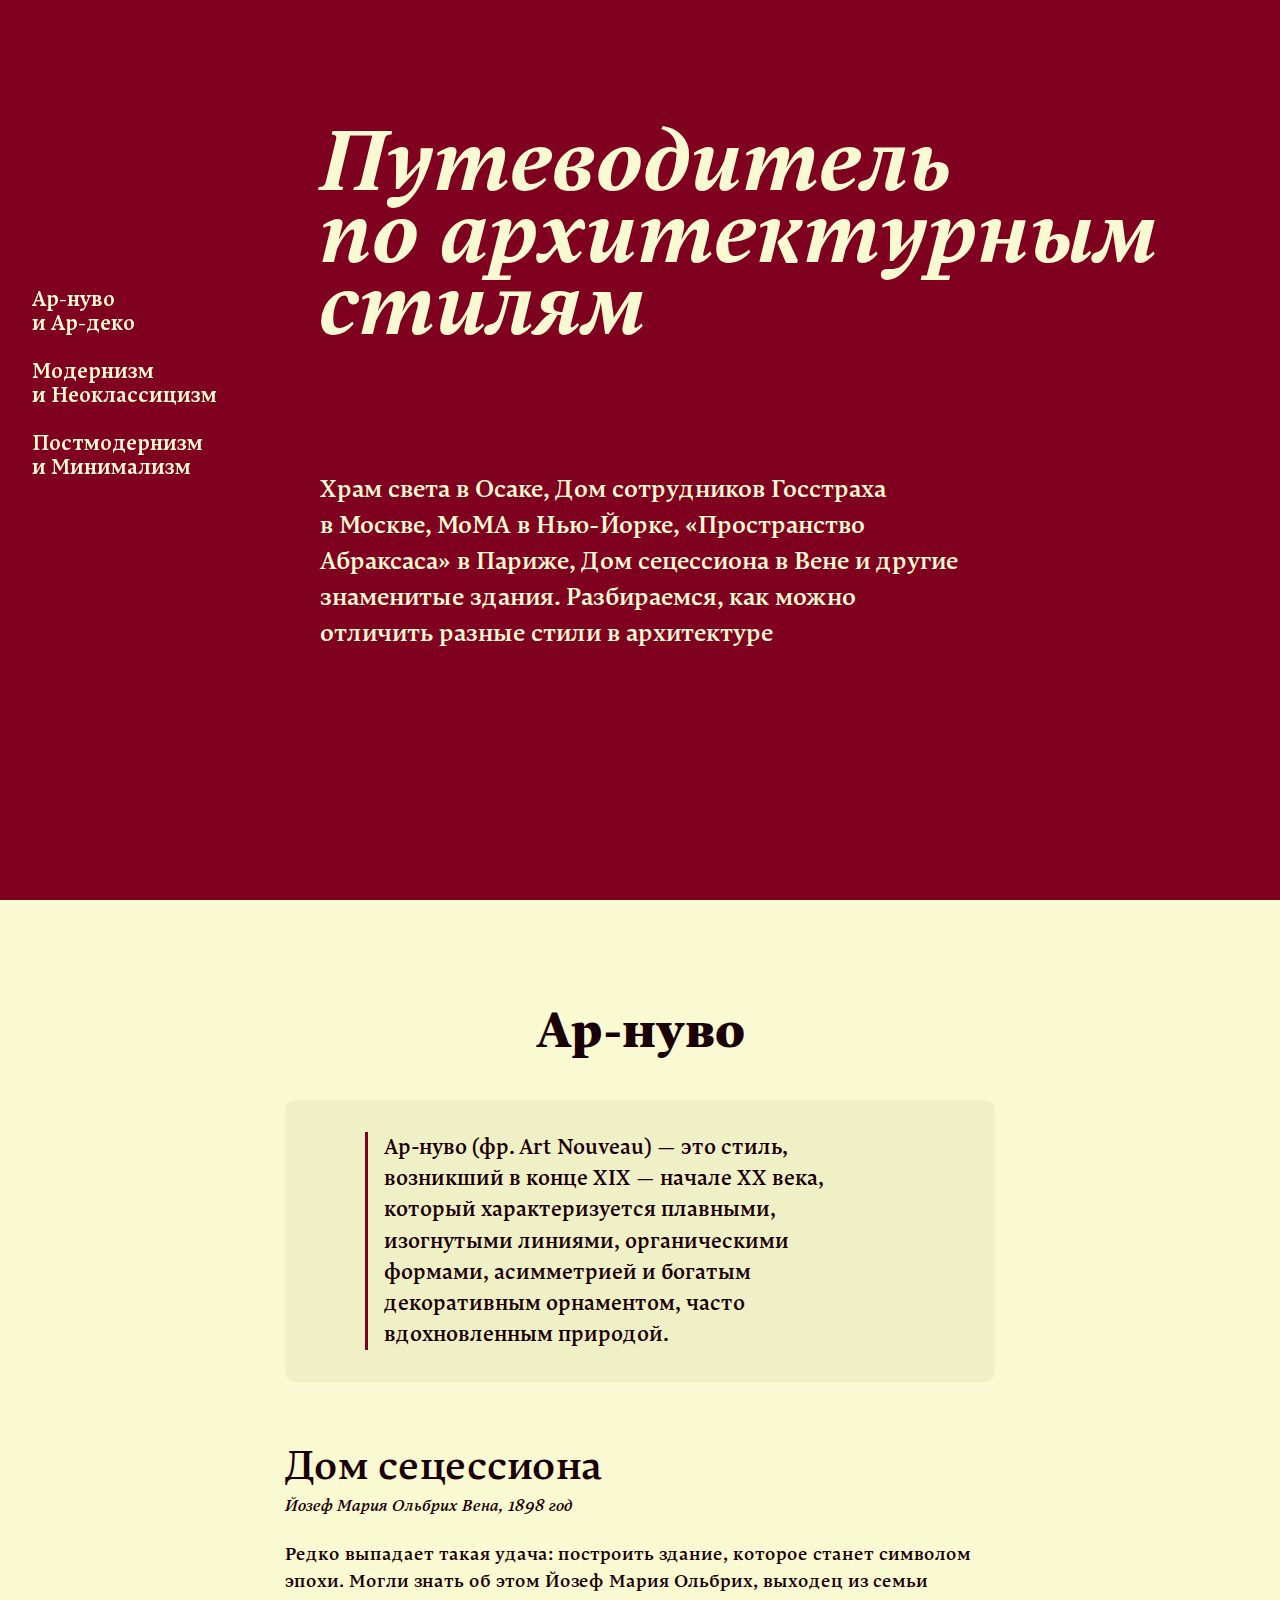
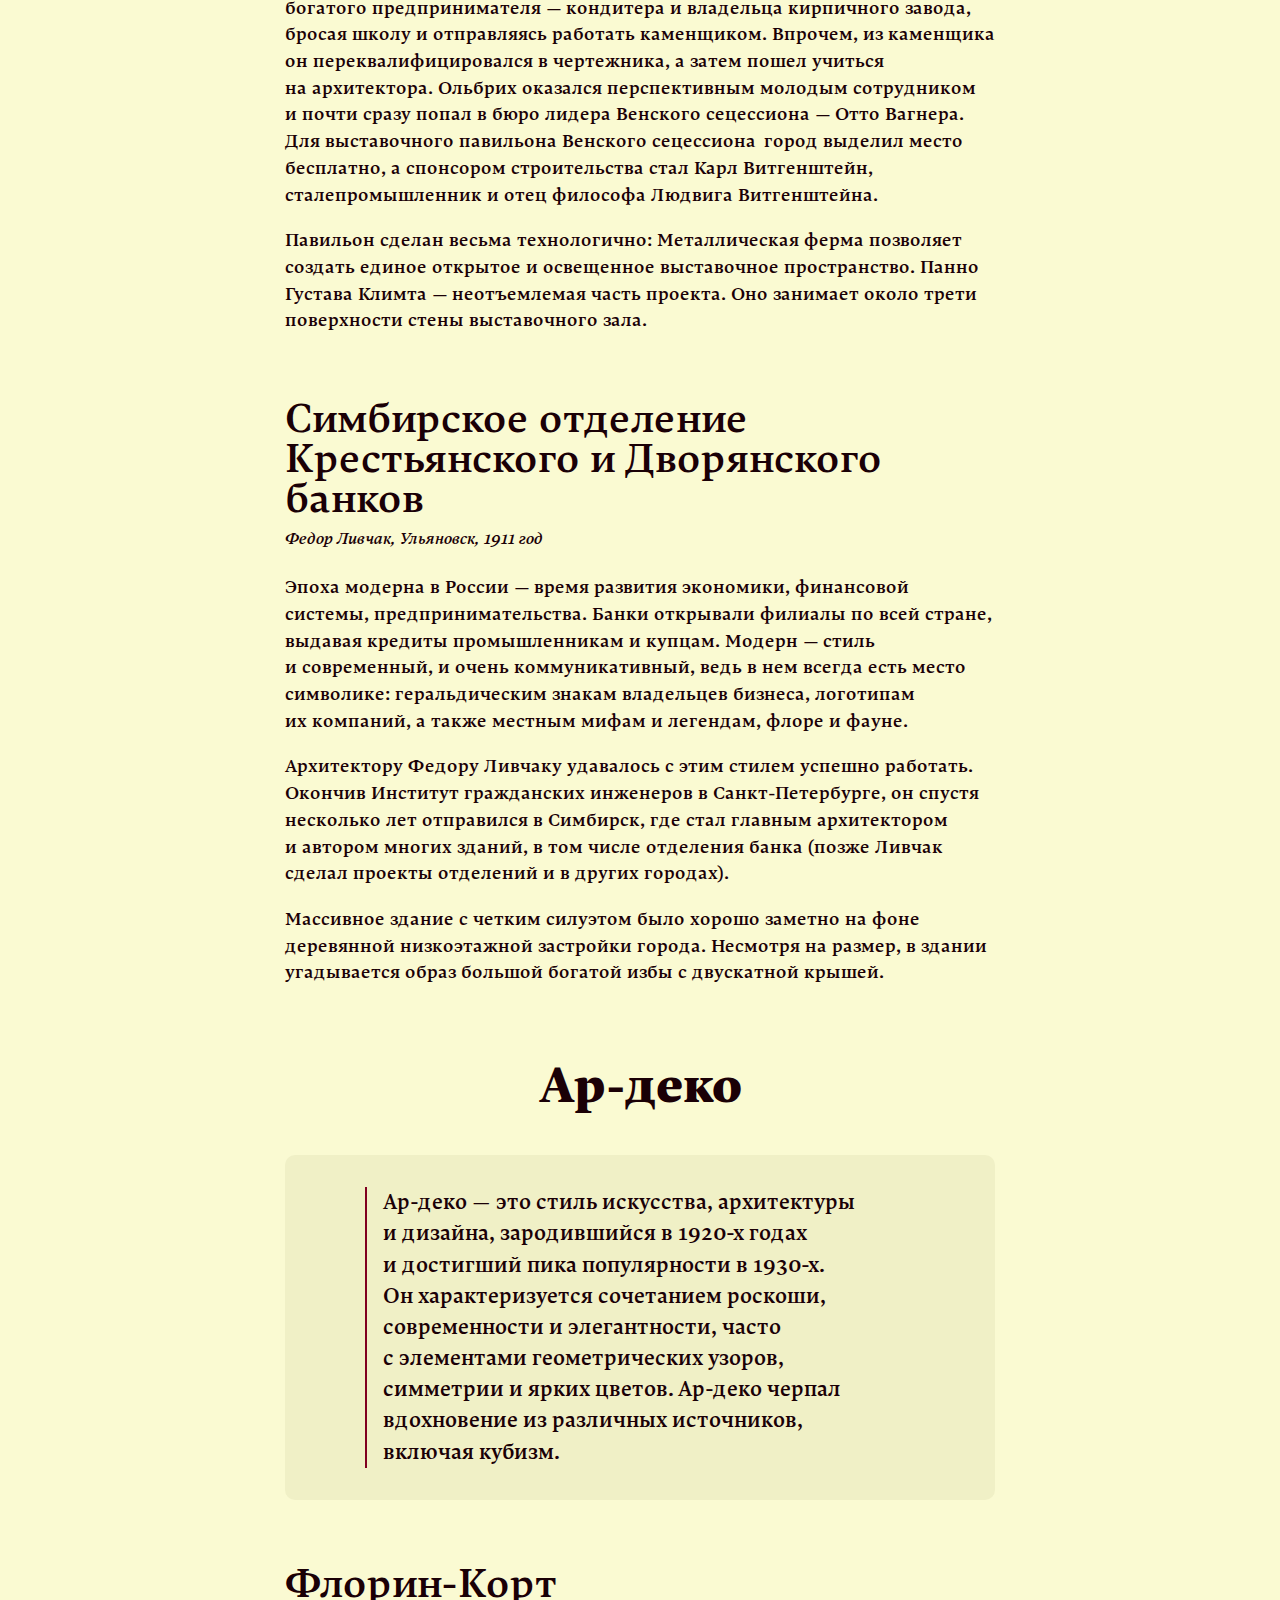
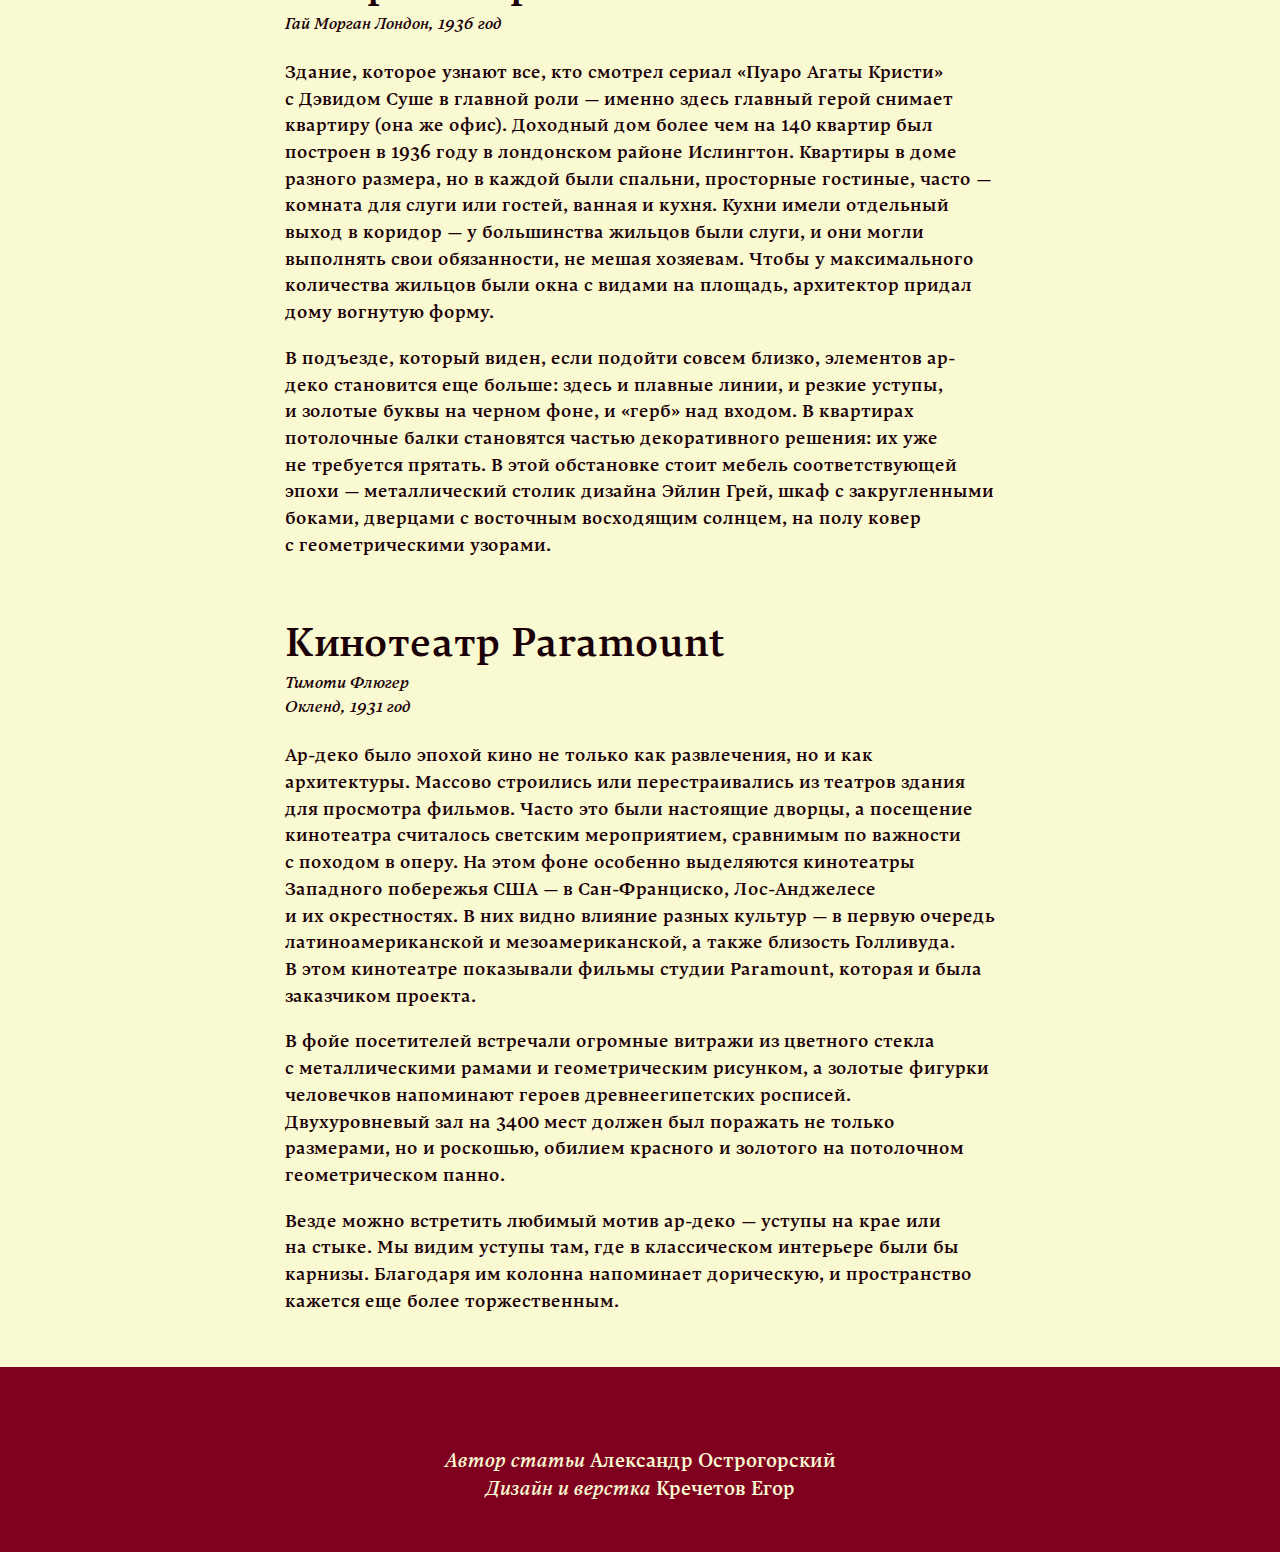
<file: index.html>
<!DOCTYPE html>
<html lang="en">
<head>
    <!--
        The original web site of...
    -->
    <meta charset="UTF-8">
    <title>Путеводитель по архитектурным стилям</title>
    <link rel="stylesheet" href="style.css">

    <meta name="title" content="Путеводитель по архитектурным стилям" />
    <meta name="description" content=" Храм света в Осаке, Дом сотрудников Госстраха в Москве, МоМА в Нью-Йорке, «Пространство Абраксаса» в Париже, Дом сецессиона в Вене и другие знаменитые здания. Разбираемся, как можно отличить разные стили в архитектуре" />

    <!-- Open Graph / Facebook -->
    <meta property="og:type" content="website" />
    <meta property="og:url" content="https://metatags.io/" />
    <meta property="og:title" content="Путеводитель по архитектурным стилям" />
    <meta property="og:description" content=" Храм света в Осаке, Дом сотрудников Госстраха в Москве, МоМА в Нью-Йорке, «Пространство Абраксаса» в Париже, Дом сецессиона в Вене и другие знаменитые здания. Разбираемся, как можно отличить разные стили в архитектуре" />
    <meta property="og:image" content="for_social_media.png" />

    <!-- Twitter -->
    <meta property="twitter:card" content="summary_large_image" />
    <meta property="twitter:url" content="https://metatags.io/" />
    <meta property="twitter:title" content="Путеводитель по архитектурным стилям" />
    <meta property="twitter:description" content=" Храм света в Осаке, Дом сотрудников Госстраха в Москве, МоМА в Нью-Йорке, «Пространство Абраксаса» в Париже, Дом сецессиона в Вене и другие знаменитые здания. Разбираемся, как можно отличить разные стили в архитектуре" />
    <meta property="twitter:image" content="for_social_media.png" />
</head>
<body class="page-body">

<header class="page-header">
    <nav class="page-nav">
        <a href="">Ар-нуво<br> и Ар-деко</a>
        <a href="">Модернизм<br> и Неоклассицизм</a>
        <a href="">Постмодернизм<br> и Минимализм</a>
    </nav>
    <div class="page-header_headings">
        <h1 class=" page-header__heading">Путеводитель по&nbsp;архитектурным стилям</h1>
        <p class="page-header__subheading">Храм света в&nbsp;Осаке, Дом сотрудников Госстраха в&nbsp;Москве, МоМА в&nbsp;<nobr>Нью-Йорке</nobr>, &laquo;Пространство Абраксаса&raquo; в&nbsp;Париже, Дом сецессиона в&nbsp;Вене и&nbsp;другие знаменитые здания. Разбираемся, как можно отличить разные стили в&nbsp;архитектуре</p>

    </div>

</header>

<main class="page-main page-main_active">

    <article class="article">
        <h1 class="article__heading_1">Ар-нуво</h1>

        <div class="article__blockquote">
            <div class="quote"></div>
            <p>Ар-нуво (фр. Art Nouveau)&nbsp;&mdash; это стиль, возникший в&nbsp;конце XIX&nbsp;&mdash; начале XX&nbsp;века, который характеризуется плавными, изогнутыми линиями, органическими формами, асимметрией и&nbsp;богатым декоративным орнаментом, часто вдохновленным природой.
        </div>
        <h2 class="article__heading_2">Дом сецессиона</h2>

        <p class="article__subheading">Йозеф Мария Ольбрих
Вена, 1898 год</p>
        <p class="article__paragraph">
            Редко выпадает такая удача: построить здание, которое станет символом эпохи. Могли знать об&nbsp;этом Йозеф Мария Ольбрих, выходец из&nbsp;семьи богатого предпринимателя&nbsp;&mdash; кондитера и&nbsp;владельца кирпичного завода, бросая школу и&nbsp;отправляясь работать каменщиком. Впрочем, из&nbsp;каменщика он&nbsp;переквали&shy;фицировался в&nbsp;чертежника, а&nbsp;затем пошел учиться на&nbsp;архитектора. Ольбрих оказался перспективным молодым сотрудником и&nbsp;почти сразу попал в&nbsp;бюро лидера Венского сецессиона&nbsp;&mdash; Отто Вагнера. Для выставочного павильона Венского сецессиона&thinsp;

            город выделил место бесплатно, а&nbsp;спонсором строи&shy;тельства стал Карл Витгенштейн, сталепромышленник и&nbsp;отец философа Людвига Витгенштейна.
        </p>

        <p class="article__paragraph">
            Павильон сделан весьма технологично: Металлическая ферма
            позволяет создать единое открытое и&nbsp;освещенное выставочное пространство. Панно Густава Климта&nbsp;&mdash; неотъемлемая часть проекта. Оно занимает около трети поверхности стены выставочного зала.
        </p>
<h2 class="article__heading_2">Симбирское отделение Крестьянского и&nbsp;Дворянского банков</h2>
        <p class="article__subheading">Федор Ливчак,
            Ульяновск, 1911 год</p>

        <p class="article__paragraph">Эпоха модерна в&nbsp;России&nbsp;&mdash; время развития экономики, финансовой системы, предпринимательства. Банки открывали филиалы по&nbsp;всей стране, выдавая кредиты промышленникам и&nbsp;купцам. Модерн&nbsp;&mdash; стиль и&nbsp;современный, и&nbsp;очень коммуникативный, ведь в&nbsp;нем всегда есть место символике: геральдическим знакам владельцев бизнеса, логотипам их&nbsp;компаний, а&nbsp;также местным мифам и&nbsp;легендам, флоре и&nbsp;фауне.</p>
        <p  class="article__paragraph">Архитектору Федору Ливчаку удавалось с&nbsp;этим стилем успешно работать. Окончив Институт гражданских инженеров в&nbsp;Санкт-Петербурге, он&nbsp;спустя несколько лет отправился в&nbsp;Симбирск, где стал главным архитектором и&nbsp;автором многих зданий, в&nbsp;том числе отделения банка (позже Ливчак сделал проекты отделений и&nbsp;в&nbsp;других городах).</p>
        <p  class="article__paragraph">Массивное здание с&nbsp;четким силуэтом было хорошо заметно на&nbsp;фоне деревянной низкоэтажной застройки города. Несмотря на&nbsp;размер, в&nbsp;здании угадывается образ большой богатой избы с&nbsp;двускатной крышей.</p>

    </article>
    <article class="article">
        <h1 class="article__heading_1">Ар-деко</h1>

        <div class="article__blockquote">
            <div class="quote"></div>
            <p>Ар-деко&nbsp;&mdash; это стиль искусства, архитектуры и&nbsp;дизайна, зародившийся в&nbsp;1920-х годах и&nbsp;достигший пика популярности в&nbsp;1930-х. Он&nbsp;характеризуется сочетанием роскоши, современности и&nbsp;элегантности, часто с&nbsp;элементами геометрических узоров, симметрии и&nbsp;ярких цветов. Ар-деко черпал вдохновение из&nbsp;различных источников, включая кубизм.
        </div>
            <h2 class="article__heading_2">Флорин-Корт</h2>

            <p class="article__subheading">Гай Морган
                Лондон, 1936 год</p>
            <p class="article__paragraph">
                Здание, которое узнают все, кто смотрел сериал &laquo;Пуаро Агаты Кристи&raquo; с&nbsp;Дэвидом Суше в&nbsp;главной роли&nbsp;&mdash; именно здесь главный герой снимает квартиру (она&nbsp;же офис). Доходный дом более чем на&nbsp;140 квартир был построен в&nbsp;1936 году в&nbsp;лондонском районе Ислингтон. Квартиры в&nbsp;доме разного размера, но&nbsp;в&nbsp;каждой были спальни, просторные гостиные, часто&nbsp;&mdash; комната для слуги или гостей, ванная и&nbsp;кухня. Кухни имели отдельный выход в&nbsp;коридор&nbsp;&mdash; у&nbsp;большинства жильцов были слуги, и&nbsp;они могли выполнять свои обязанности, не&nbsp;мешая хозяевам. Чтобы у&nbsp;максимального количества жильцов были окна с&nbsp;видами на&nbsp;площадь, архитектор придал дому вогнутую форму.
            </p>
            <p class="article__paragraph">
                В&nbsp;подъезде, который виден, если подойти совсем близко, элементов ар-деко становится еще больше: здесь и&nbsp;плавные линии, и&nbsp;резкие уступы, и&nbsp;золотые буквы на&nbsp;черном фоне, и&nbsp;&laquo;герб&raquo; над входом. В&nbsp;квартирах потолочные балки становятся частью декоративного решения: их&nbsp;уже не&nbsp;требуется прятать. В&nbsp;этой обстановке стоит мебель соответствующей эпохи&nbsp;&mdash; металлический столик дизайна Эйлин Грей, шкаф с&nbsp;закругленными боками, дверцами с&nbsp;восточным восходящим солнцем, на&nbsp;полу ковер с&nbsp;геометрическими узорами.
            </p>
        </div>
    </article>
    <article class="article">
        <h2 class="article__heading_2">Кинотеатр Paramount</h2>

        <p class="article__subheading">Тимоти Флюгер<br>
            Окленд, 1931 год</p>

        <p class="article__paragraph">
            Ар-деко было эпохой кино не&nbsp;только как развлечения, но&nbsp;и&nbsp;как архитектуры. Массово строились или перестраивались из&nbsp;театров здания для просмотра фильмов. Часто это были настоящие дворцы, а&nbsp;посещение кинотеатра считалось светским мероприятием, сравнимым по&nbsp;важности с&nbsp;походом в&nbsp;оперу. На&nbsp;этом фоне особенно выделяются кинотеатры Западного побережья США&nbsp;&mdash; в&nbsp;Сан-Франциско, Лос-Анджелесе и&nbsp;их&nbsp;окрестностях. В&nbsp;них видно влияние разных культур&nbsp;&mdash; в&nbsp;первую очередь латиноамериканской и&nbsp;мезоамериканской, а&nbsp;также близость Голливуда. В&nbsp;этом кинотеатре показывали фильмы студии Paramount, которая и&nbsp;была заказчиком проекта.
        </p>

        <p class="article__paragraph">
            В&nbsp;фойе посетителей встречали огромные витражи из&nbsp;цветного стекла с&nbsp;металлическими рамами и&nbsp;геометрическим рисунком, а&nbsp;золотые фигурки человечков напоминают героев древнеегипетских росписей. Двухуровневый зал на&nbsp;3400 мест должен был поражать не&nbsp;только размерами, но&nbsp;и&nbsp;роскошью, обилием красного и&nbsp;золотого на&nbsp;потолочном геометрическом панно.
        </p>

        <p class="article__paragraph">
            Везде можно встретить любимый мотив ар-деко&nbsp;&mdash; уступы на&nbsp;крае или на&nbsp;стыке. Мы&nbsp;видим уступы там, где в&nbsp;классическом интерьере были бы карнизы. Благодаря им&nbsp;колонна напоминает дорическую, и&nbsp;пространство кажется еще более торжественным.
        </p>
    </article>

</main>
<main class="page-main">

    <article class="article">
        <h1 class="article__heading_1">Модернизм</h1>
        <div class="article__blockquote">
            <div class="quote"></div>
            <p>Архитектурный модернизм (фр. modernisme, от&nbsp;фр. moderne&nbsp;&mdash; новейший, современный; &laquo;англ. modern&raquo;&nbsp;&mdash; современный, новый)&nbsp;&mdash; движение в&nbsp;архитектуре XX&nbsp;века, переломное по&nbsp;содержанию, связанное с&nbsp;решительным обновлением форм и&nbsp;конструкций, отказом от&nbsp;художественных стилей прошлого.
        </div>
        <h2 class="article__heading_2">Дом сотрудников Госстраха</h2>
        <p class="article__subheading">Моисей Гинзбург<br>Москва, 1927 год</p>
        <p class="article__paragraph">
        Лучше всего Гинзбурга знают по&nbsp;дому Наркомфина, попытке сделать первый дом-коммуну с&nbsp;крошечными жилыми ячейками, общей столовой и&nbsp;прачечной и&nbsp;проч. Это был всего лишь шаг в&nbsp;сторону утопического идеала, но&nbsp;шаг решительный. Дом для сотрудников Госстраха, тоже заказанный Гинзбургу прогрессивным наркомом финансов и&nbsp;архитектором-любителем Николаем Милютиным, известен значительно меньше. Это не&nbsp;такой решительный манифест, но, как отмечал журнал &laquo;Строительство Москвы&raquo;, &laquo;первый&nbsp;и, без сомнения, удачный опыт&raquo;&thinsp;
            постройки жилого здания в&nbsp;конструктивистском направлении. На&nbsp;верхнем этаже находилось общежитие, на&nbsp;остальных&nbsp;&mdash; комфортные современные квартиры со&nbsp;всеми удобствами дореволюционного характера.
        </p>
        <p class="article__paragraph">
            Рисунок оригинальных оконных рам был значительно ритмичнее, чем у&nbsp;тех, что стоят сейчас. Их&nbsp;мелкая сетка рифмовалась с&nbsp;балконными ограждениями и&nbsp;подчеркивала белизну и&nbsp;гладкость стен. Открытая крыша, на&nbsp;которой можно заниматься гимнастикой и&nbsp;принимать солнечные ванны,&nbsp;&mdash; почти фетиш авангардной архитектуры. Открытая крыша, на&nbsp;которой можно заниматься гимнастикой и&nbsp;принимать солнечные ванны,&nbsp;&mdash; почти фетиш авангардной архитектуры. Угловые окна подчеркивали современность здания: у&nbsp;него нет несущих стен, но&nbsp;есть внутренние опоры. Это позволяет вырезать кусок стены в&nbsp;самом сложном месте и&nbsp;заменить его пустотой оконного проема. Архитекторы этой эпохи очень любили угловые дома: такая форма позволяла подчеркнуть работу с&nbsp;базовыми геометрическими фигурами, которые лежали в&nbsp;основе эстетики модернизма. Разные решения для балконных выступов&nbsp;&mdash; обычная площадка, площадка с&nbsp;непрозрачным ограждением, лоджия в&nbsp;эркере&nbsp;&mdash; создавали геометрический ритм и&nbsp;разнообразие.
        </p>

        <h2 class="article__heading_2">Музей современного искусства MoMA</h2>
        <p class="article__subheading">Филип Гудвин и Эдвард Дюрелл Стоун<br>Нью-Йорк, 1939 год</p>
        <p class="article__paragraph">
            Музей современного искусства в&nbsp;Нью-Йорке был основан для коллекционирования и&nbsp;пропаганды самого современного авангардного европейского искусства. Долгое время он&nbsp;ютился в&nbsp;современных, но&nbsp;буржуазных небоскребах, принадлежавших его попечителям. В&nbsp;1932 году прошла выставка International Style, представившая американской публике Ле&nbsp;Корбюзье, Баухаус и&nbsp;так далее. После этого стало очевидно, что нужно отдельное здание, которое отвечало&nbsp;бы содержанию коллекции музея. МоМА считается вторым в&nbsp;Нью-Йорке объектом интернационального стиля
            (после небольшого особняка), так что задачи просвещения были выполнены на&nbsp;отлично.
        </p>
        <p class="article__paragraph">
            Один из&nbsp;пяти принципов современной архитектуры Ле&nbsp;Корбюзье, свобода от&nbsp;внутренних несущих стен, позволил музею полностью изменить подход к&nbsp;кураторству. Теперь выставка не&nbsp;обязательно означала развеску картин по&nbsp;стенам&nbsp;&mdash; можно было делать большие инсталляции, строить временные перегородки, устраивать перформансы и&nbsp;все прочее, что нужно современному искусству. Сад при музее придумал его легендарный директор Альфред Барр. Небольшой фрагмент природы&nbsp;&mdash; контраст, хорошо сочетающийся с&nbsp;аскетичной архитектурой модернизма.
        </p>
    </article>

    <article class="article">
        <h1 class="article__heading_1">Неоклассицизм</h1>
        <div class="article__blockquote">
            <div class="quote"></div>
            <p>Архитектура неоклассицизма&nbsp;&mdash; стиль, опирающийся на&nbsp;образцы архитектуры Древней Греции и&nbsp;Древнего Рима, а&nbsp;также на&nbsp;наследие Возрождения и&nbsp;классицизма.В&nbsp;зарубежной историографии термин &laquo;неоклассицизм&raquo; применяется к&nbsp;классическому направлению в&nbsp;архитектуре и&nbsp;искусстве последней трети XVIII&nbsp;&mdash; первой трети XIX века в&nbsp;отличие от&nbsp;классицизма XVII&nbsp;века, а&nbsp;также к&nbsp;последующим волнам обращения к&nbsp;классическим идеалам. В&nbsp;русской традиции стили этих эпох принято называть последовательно классицизмом XVIII века и&nbsp;александровским классицизмом или ампиром (соответственно в&nbsp;России и&nbsp;во&nbsp;Франции), а&nbsp;термин &laquo;неоклассицизм&raquo; относится лишь к&nbsp;направлению в&nbsp;архитектуре и&nbsp;изобразительном искусстве конца 1900&ndash;1910-х годов, а&nbsp;также 1920-х и&nbsp;1930&ndash;1950-х годов (англоязычный аналог&nbsp;&mdash; Neoclassical Revival).
            </p>
        </div>
        <h2 class="article__heading_2">Школа бизнеса Дардена</h2>
        <p class="article__subheading">Роберт Стерн<br>Шарлотсвилл, 1996 год</p>
        <p class="article__paragraph">
            Пример американского архитектора Роберта Стерна доказывает, что неоклассическую архитектуру могут делать не&nbsp;только диссиденты и&nbsp;протестанты, из&nbsp;принципа идущие против течения. Сразу после защиты диплома Стерн работал куратором в&nbsp;Архитектурной лиге Нью-Йорка&nbsp;&mdash; местном аналоге московского Дома архитектора, в&nbsp;бюро модерниста Ричарда Мейера, в&nbsp;городской администрации, затем основал свое бюро. С&nbsp;1998 по&nbsp;2016 год он&nbsp;был деканом архитектурной школы Йеля, которая регулярно занимает верхние строчки рейтингов вузов. За&nbsp;почти 50&nbsp;лет бюро Стерна сделало проекты в&nbsp;самых разных стилях, и, разумеется, Стерн никогда не&nbsp;делал свой личный вкус частью программы. И&nbsp;все&nbsp;же визитной карточкой архитектора остается неоклассика.
        </p>
        <p class="article__paragraph">
            Кампус университета не&nbsp;должен казаться слишком пафосным, иначе студенты будут чувствовать себя скованно. Если у&nbsp;главного корпуса&nbsp;&mdash; парадный портик с&nbsp;колоннами, то&nbsp;в&nbsp;других корпусах&nbsp;&mdash; портики с&nbsp;арками, которые встречаются в&nbsp;виллах Палладио. Один из&nbsp;холлов комплекса повторяет распространенную в&nbsp;этой архитектуре композицию: центрический зал (круглый или многоугольный) с&nbsp;выходами в&nbsp;разные помещения, верхним светом и&nbsp;галереей. Такой зал, только меньше по&nbsp;размеру, есть даже в&nbsp;Монтичелло, собственной вилле Томаса Джефферсона, до&nbsp;которой отсюда рукой подать.Важный элемент стиля&nbsp;&mdash; рельефные декоративные оформления всех плоских поверхностей: стен, дверей, потолков.
        </p>

        <h2 class="article__heading_2">Ресторан «Атриум»</h2>
        <p class="article__subheading">Александр Бродский, Илья Уткин<br>Москва, 1987 год</p>
        <p class="article__paragraph">
            Бродский и&nbsp;Уткин&nbsp;&mdash; творческий дуэт архитекторов, сложившийся в&nbsp;позднесоветские годы в&nbsp;русле бумажной архитектуры&nbsp;&mdash; утопической, в&nbsp;чем-то эскапистской, очень литературой практики придумывания неосуществимых, но&nbsp;красивых проектов для зарубежных конкурсов или собственного удовольствия. За&nbsp;свои проекты, выставленные в&nbsp;2000 году на&nbsp;Венецианской биеннале, Бродский и&nbsp;Уткин получили премию. Классическая архитектура в&nbsp;работах &laquo;бумажников&raquo; возникала регулярно как ностальгическая или диссидентская интонация. Но&nbsp;когда появилась возможность спроектировать реальное здание, то&nbsp;оказалось, что и&nbsp;заказчики, новые российские предприниматели, заинтересованы в&nbsp;ретроспекции, то&nbsp;ли желая подчеркнуть свой новый статус, то&nbsp;ли тоже испытывая ностальгию.
        </p>
        <p class="article__paragraph">В&nbsp;общественном интерьере, например в&nbsp;ресторане, может оказаться полезным драматический эффект. А&nbsp;такие эффекты неоклассическая архитектура часто берет из&nbsp;более древних времен&nbsp;&mdash; подсвеченные капители в&nbsp;тесном темном проходе отсылают к&nbsp;чему-то восточному (и&nbsp;к&nbsp;московскому метро).</p>
        <p class="article__paragraph">Римские цифры, отмечающие год постройки,&nbsp;&mdash; элемент, однозначно отсылающий к&nbsp;прошлому.</p>
        <p class="article__paragraph">Неоклассика часто пытается театрально воспроизвести&nbsp;то, что у&nbsp;нас связано с&nbsp;прошлым. Например, здесь отдельно стоящие колонны со&nbsp;скульптурами, фонтан, окна должны создать ощущение, что мы&nbsp;находимся на&nbsp;небольшой древнеримской площади (как их&nbsp;представляли себе в&nbsp;XVIII&nbsp;веке).</p>
        <p class="article__paragraph">Важную роль в&nbsp;неоклассической архитектуре играют материалы или их&nbsp;имитация: благородный мрамор, золото, бронза.
            Многие элементы архитектурного конструктора могут превращаться из&nbsp;условных завитков, консолей, выступов в&nbsp;символические фигуры, геральдические орнаменты. А&nbsp;этот небольшой атлант, поддерживающий декоративную полочку, слегка напоминает одного из&nbsp;архитекторов.</p>
    </article>

</main>
<main class="page-main">

    <article class="article">
        <h1 class="article__heading_1">Постмодернизм</h1>
        <div class="article__blockquote">
            <div class="quote"></div>
            <p>Постмодернизм в&nbsp;архитектуре представляет собой совокупность течений, зародившихся в&nbsp;1960-х годах, пришедших на&nbsp;смену господствовавшему модернизму. Расцвет стиля начался с&nbsp;1980-х годов и&nbsp;продолжается по&nbsp;сей день.
            </p>
        </div>
        <h2 class="article__heading_2">Les Espaces d’Abraxas</h2>
        <p class="article__subheading">Рикардо Бофилл<br>Париж, 1982 год</p>
        <p class="article__paragraph">
            Испанский архитектор Рикардо Бофилл известен как автор крупных жилых комплексов, часто совсем не&nbsp;дорогих и&nbsp;не&nbsp;элитных, но&nbsp;с&nbsp;пафосом, неожиданным для этого жанра. &laquo;Пространства Абраксаса&raquo; (то&nbsp;есть античного божества духовного познания) состоят из&nbsp;нескольких корпусов&nbsp;&mdash; полукруглого &laquo;Театра&raquo;, &laquo;Арки&raquo;, двора и&nbsp;&laquo;Дворца Абраксаса&raquo;, поставленного буквой П.&nbsp;Жильцов почти 600&nbsp;квартир, упакованных в&nbsp;эту загадочную композицию, окружают элементы классической архитектуры. Они выполнены из&nbsp;подкрашенных бетонных панелей&nbsp;&mdash; благодаря этому цветом они напоминают натуральный камень. Элемент, представляющий собой упрощенную колонну, неожиданно прерывается посередине и&nbsp;превращается в&nbsp;свою противоположность&nbsp;&mdash; в&nbsp;выемку.
        </p>


        <h2 class="article__heading_2">Wall House 2</h2>
        <p class="article__subheading">Джон Хейдук, Томас Мюллер<br>Гронинген, 2001 год</p>
        <p class="article__paragraph">
            Хейдук&nbsp;&mdash; один из&nbsp;интеллектуальных лидеров постмодернизма, известный тонкой игрой с&nbsp;архитектурными конвенциями. Эта игра помогла ему построить собственный метод в&nbsp;образовании, такой&nbsp;же парадоксальный, как его проекты,&nbsp;&mdash; ставящий под сомнение привычные как для архитекторов, так и&nbsp;для простых смертных условности, сталкивающий модернистские доктрины и&nbsp;методологии преподавания из&nbsp;XIX&nbsp;века. Почти 40&nbsp;лет Хейдук преподавал в&nbsp;архитектурной школе университета Cooper Union, и&nbsp;во&nbsp;многом современная архитектура обязана ему и&nbsp;его ученикам своей открытостью к&nbsp;эксперименту. Дом-стену он&nbsp;спроектировал в&nbsp;1973 году для заказчика, жившего в&nbsp;Коннектикуте. Но&nbsp;авангардное здание, вероятно, не&nbsp;пришлось по&nbsp;вкусу, и&nbsp;проект остался на&nbsp;бумаге. Идея все-таки построить здание в&nbsp;другом месте возникла в&nbsp;1990 году как часть плана развития города Гронингена, и&nbsp;теперь оно рассматривалось как памятник архитектуры, просто ждущий своего воплощения. Автор до&nbsp;завершения стройки, увы, не&nbsp;дожил.
        </p>
        <p class="article__paragraph">
            Главная идея здания&nbsp;&mdash; вывернуть все наизнанку: стена стоит сама по&nbsp;себе, коридор, который обычно скрыт внутри, превратился в&nbsp;мостик между двумя главными частями дома: отдельно стоящим кабинетом и&nbsp;гостиной, кухней и&nbsp;спальней, поставленными друг на&nbsp;друга за&nbsp;стеной. Входов в&nbsp;дом несколько, но&nbsp;есть и&nbsp;главный, хотя с&nbsp;виду и&nbsp;не&nbsp;скажешь&nbsp;&mdash; просто узкая дверь в&nbsp;торце коридора.
        </p>
    </article>

    <article class="article">
        <h1 class="article__heading_1">Минимализм</h1>
        <div class="article__blockquote">
            <div class="quote"></div>
            <p>Минимализм в&nbsp;архитектуре (от&nbsp;лат. minimus&nbsp;&mdash; наименьший)&nbsp;&mdash; направление в&nbsp;архитектуре XX&ndash;XXI&nbsp;веков. Архитектура минимализма избегает декора и&nbsp;украшения. Расцвет минимализма произошёл в&nbsp;60-е годы&nbsp;XX века, однако яркие примеры течения появились гораздо раньше&nbsp;&mdash; в&nbsp;1920&ndash;30-е годы.
            </p>
        </div>
        <h2 class="article__heading_2">Храм света</h2>
        <p class="article__subheading">Тадао Андо<br>Осака, 1989 год</p>
        <p class="article__paragraph">
            Тадао Андо справедливо считается классиком современной японской архитектуры. Он&nbsp;не&nbsp;получил формального архитектурного образования и&nbsp;когда-то даже был боксером. Архитектурой он&nbsp;вдруг заинтересовался, когда проходил мимо отеля Imperial Фрэнка Ллойда Райта в&nbsp;Токио. Тогда Андо записался на&nbsp;курсы черчения и&nbsp;на&nbsp;дистанционный курс (тогда это делалось по&nbsp;почте) дизайна интерьера. С&nbsp;самого начала он&nbsp;был последовательным поклонником модернистов: Ле&nbsp;Корбюзье, Миса ван дер Роэ и&nbsp;других, а&nbsp;бетон был и&nbsp;остается его излюбленным материалом. Когда к&nbsp;европейскому архитектурному языку Андо добавил японское понимание пустоты в&nbsp;пространстве и&nbsp;простоты в&nbsp;быту, его архитектура стала одним из&nbsp;камертонов минимализма.
        </p>
        <p class="article__paragraph">
            Основа мышления&nbsp;&mdash; простые геометрические фигуры, прямоугольный план, объем, соответствующий трем составленным на&nbsp;одной оси кубам.
        </p>
        <p class="article__paragraph">Простоту основного объема разбивает стена, рассекающая его под углом и&nbsp;создающая несколько дополнительных зон (двор, нартекс
            ). Эта стена задает четкое направление движения, подчеркивая, что мы&nbsp;входим в&nbsp;церковь.</p>
        <p class="article__paragraph">
            Бетон мог&nbsp;бы быть холодным и&nbsp;лишенным индивидуальности материалом, но&nbsp;Тадао Андо изобрел свой рисунок опалубки, как будто принадлежащей неизвестной системе координат (а&nbsp;на&nbsp;самом деле&nbsp;&mdash; повторяющей модуль японского татами). Как и&nbsp;в&nbsp;помещении, во&nbsp;дворе солнце и&nbsp;тень&nbsp;&mdash; главные партнеры архитектуры.
        </p>
        <h2 class="article__heading_2">Дом Гаспара</h2>
        <p class="article__subheading">Альберто Кампо Баэса<br>Кадис, 1992 год</p>
        <p class="article__paragraph">
            Испанский архитектор Альберто Кампо Баэса&nbsp;&mdash; выпускник Политехнического университета в&nbsp;Мадриде, там&nbsp;же защитивший докторскую. Преподавал в&nbsp;архитектурных школах Швейцарии, Великобритании, США. В&nbsp;2000 году был куратором испанского павильона на&nbsp;Венецианской биеннале архитектуры и&nbsp;получил премию за&nbsp;лучший национальный павильон.
        </p>
       <p class="article__paragraph">Дом Гаспара&nbsp;&mdash; архитектурное упражнение, в&nbsp;котором многое определяется геометрией. Квадрат 18&nbsp;на 18&nbsp;метров разделен на&nbsp;три равные части. Центральная перекрыта крышей, две боковые играют роль открытых двориков. Окружающая стена 3,5 метра высотой полностью отрезает дом от&nbsp;внешнего мира. Внутрь попадают только солнце и&nbsp;осадки (которых в&nbsp;этих краях не&nbsp;так много). Внутреннее пространство лучше всего выглядит, когда в&nbsp;нем пусто. Одинокие предметы мебели, растения и&nbsp;редкие детали подчеркивают чистоту пространства. Границы между пространствами обозначены изменением интенсивности света и&nbsp;тени, а&nbsp;также цветом.</p>
    </article>

</main>

<footer class="page-footer">
    <p><i>Автор статьи</i> Александр Острогорский</p>
    <p><i>Дизайн и верстка</i> Кречетов Егор</p>

</footer>

<script src="script.js"></script>
</body>
</html>
</file>
<file: style.css>
@font-face {
    font-family: 'LavaPro';
    src: url('assets/LavaPro-Medium.woff2') format('woff2'),
    url('assets/LavaPro-Medium.woff') format('woff'),
    url('assets/LavaPro-Medium.ttf') format('truetype');
    font-weight: 500;
    font-style: normal;
}

@font-face {
    font-family: 'LavaPro';
    src: url('assets/LavaPro-MediumItalic.woff2') format('woff2'),
    url('assets/LavaPro-MediumItalic.woff') format('woff'),
    url('assets/LavaPro-MediumItalic.ttf') format('truetype');
    font-weight: 500;
    font-style: italic;
}

@font-face {
    font-family: 'LavaPro';
    src: url('assets/LavaPro-Bold.woff2') format('woff2'),
    url('assets/LavaPro-Bold.woff') format('woff'),
    url('assets/LavaPro-Bold.ttf') format('truetype');
    font-weight: 700;
    font-style: normal;
}

@font-face {
    font-family: 'LavaPro';
    src: url('assets/LavaPro-BoldItalic.woff2') format('woff2'),
    url('assets/LavaPro-BoldItalic.woff') format('woff'),
    url('assets/LavaPro-BoldItalic.ttf') format('truetype');
    font-weight: 700;
    font-style: italic;
}

@font-face {
    font-family: 'LavaPro';
    src: url('assets/LavaPro-Heavy.woff2') format('woff2'),
    url('assets/LavaPro-Heavy.woff') format('woff'),
    url('assets/LavaPro-Heavy.ttf') format('truetype');
    font-weight: 900;
    font-style: normal;
}

@font-face {
    font-family: 'LavaPro';
    src: url('assets/LavaPro-HeavyItalic.woff2') format('woff2'),
    url('assets/LavaPro-HeavyItalic.woff') format('woff'),
    url('assets/LavaPro-HeavyItalic.ttf') format('truetype');
    font-weight: 900;
    font-style: italic;
}

/* Применение стилей */
.lava-thin {
    font-family: "LavaPro", serif;
    font-weight: 100;
    font-style: normal;
}

.lava-thin-italic {
    font-family: "LavaPro", serif;
    font-weight: 100;
    font-style: italic;
}

.lava-medium {
    font-family: "LavaPro", serif;
    font-weight: 500;
    font-style: normal;
}

.lava-medium-italic {
    font-family: "LavaPro", serif;
    font-weight: 500;
    font-style: italic;
}

.lava-bold {
    font-family: "LavaPro", serif;
    font-weight: 700;
    font-style: normal;
}

.lava-bold-italic {
    font-family: "LavaPro", serif;
    font-weight: 700;
    font-style: italic;
}

.lava-heavy {
    font-family: "LavaPro", serif;
    font-weight: 900;
    font-style: normal;
}

.lava-heavy-italic {
    font-family: "LavaPro", serif;
    font-weight: 900;
    font-style: italic;
}



*::-webkit-scrollbar {
    display: none;
}

*, *:link *:visited, *:active,
::before,
::after {
    padding: 0;
    margin: 0;

    border: none;

    background: none;

    border-radius: 0;

    line-height: 1.5;

    color: inherit;

    text-decoration: none;

    box-sizing: border-box;

    -ms-overflow-style: none;  /* IE and Edge */
    scrollbar-width: none;
    font-family: LavaPro;
}

.page-body {

    grid-template-areas: "header header" "main nav" "footer footer";
    grid-template-columns:  100%;
    grid-template-rows: auto minmax(100vh, auto) auto;
    justify-content: center;

    font-size: calc(5px + 1vw);

    background-color: #ffca92;


    color: #1A0006;
}

.page-header {

    font-family: "LavaPro";
    background-color: #800020 ;
    color: #ffffff;
    min-height: 100vh;


}
.page-header_headings{
    width: 100%;
    display: flex;
    flex-direction: column;

}



.page-header_headings :before {
    animation: grain 8s steps(10) infinite;
    background-image: url('https://raw.githubusercontent.com/taimoorshahzada/Film-Grain-Noise-Effect-on-Background-in-Website-using-Pure-CSS/refs/heads/main/noise.gif');
    content: "";
    height: 300%;
    width: 300%;
    left: -100%;
    top: -110%;
    opacity: 0.05;
    position: fixed;
}

@keyframes grain {
    0%, 100% { transform:translate(0, 0) }
    10% { transform:translate(-5%, -10%) }
    20% { transform:translate(-15%, 5%) }
    30% { transform:translate(5%, -25%) }
    40% { transform:translate(-5%, 25%) }
    50% { transform:translate(-15%, 10%) }
    60% { transform:translate(15%, 0%) }
    70% { transform:translate(0%, 15%) }
    80% { transform:translate(5%, 35%) }
    90% { transform:translate(-10%, 10%) }
}
.page-header__heading {
    align-self: center;
    margin-top: 10%;
    width: 50%;
    text-align: left;
    font-size: 5.25rem;
    line-height: 4.5rem;
    font-style: italic;
    color: #FAFAD2;
}
.page-header__subheading{
    align-self: center;
    text-align: left;
    font-size: 1.5rem;
    color: #FAFAD2;
    max-width: 50%;
    margin-top: 10%;
}

.page-main {
    display: none;

    opacity: 1;

    grid-area: main;

    background-color: #FAFAD2;



    padding: 2rem 3rem;

    transition: transform .3s ease-out, opacity .3s ease-out;

    transform: translateY(0);
}

.page-main_active {
    display: block;
}

.page-main_to-hidden {
    opacity: 0.5;

    transition: all .3s ease-in;
}

.article {
    margin-left: 20%;
    margin-right: 20%;
}

.article__heading_1 {
    font-size: 3rem;
    margin-top: 4rem;
    font-family: "LavaPro", serif;
    font-weight: 900;
    font-style: normal;
    text-align: center;
    margin-bottom: 2rem;
}
.article__heading_2{
    margin-top: 4rem;
    font-size: 2.5rem;
    font-family: "LavaPro", serif;
    font-weight: 500;
    font-style: normal;
    text-align: left;
    line-height: 2.5rem;
    margin-bottom: 0.5rem;
}
.article__subheading{
    font-size: 1rem;
    margin-bottom: 1.5rem;
    font-family: "LavaPro", serif;
    font-style: italic;
    text-align: left;
}

.article__2-heading {
    font-size: 1.5rem;
    margin-top: 3rem;
    margin-bottom: 1rem;
}

.article__paragraph {
    font-family: "LavaPro", serif;
    font-weight: 400;
    font-style: normal;

    margin-bottom: 1.2rem;

}

.article__bold {
    font-family: "LavaPro", serif;
    font-weight: 700;
    font-style: normal;
}

.article__italic {
    font-family: "LavaPro", serif;
    font-weight: 500;
    font-style: italic;
}

.article__highlight {
    padding: 0 .5rem .2rem;
    background-color: #dcd7fd;
    border-radius: 6rem;
}

.article__blockquote {


    grid-gap: 1rem;

    background-color: #f0f0c6 ;

    padding: 2rem 7rem 2rem 5rem;

    margin-bottom: 1rem;
}

.quote {

    width: 1rem;
        min-height: 100% ;

    background-color: #800020;
}
.article__blockquote{
    display: flex;
    flex-direction: row;
    border-radius: 10px;
    justify-content: center;


}
.article__copyright {
    font-family: "LavaPro", serif;
    font-weight: 400;
    font-style: italic;
}
.article__blockquote p{
   color: #1A0006;
    font-size: 1.3rem;
}


.page-nav {
    position: absolute;
    z-index: 1000;
    margin-left: 1.5rem;
    margin-top: 20%;
    padding: .5rem;
    font-size: 1.3rem;
    color: #FAFAD2;
    display: flex;
    flex-direction: column;
    list-style: none;

}
.page-nav a{
    margin-top: 1.5rem;
    line-height: 1.5rem;
}
.page-nav.fixed {
    position: fixed;
    top: 0;
    margin-top: 0;
    z-index: 1000;
}
.nav_dark_color{
    transition: transform .3s ease-out, color .3s ease-out;
    color: #800020 ;
}

.page-nav a:hover{
    opacity: 0.5;
    transition: transform .3s ease-out, opacity .3s ease-out;

}
.nav__el {
    border-radius: .5rem;
    overflow: hidden;
    margin-bottom: .3rem;
}

.nav__el:last-child {
    margin-bottom: 0;
}

.nav__el:first-child {
    border-top-right-radius: 1.4rem;
}

.nav__el:last-child {
    border-bottom-right-radius: 1.4rem;
}

.nav__button {
    font-family: "LavaPro", serif;
    font-weight: 500;
    font-style: normal;

    text-align: start;
    width: 100%;
    padding: .5rem 2rem;

    font-size: 1.1rem;

    transition: background-color 0.4s ease;
}

/*.nav__button:hover {*/
/*    background-color: #dcd7fd;*/
/*    cursor: pointer;*/
/*}*/

.nav__button_active {
    text-decoration: underline;
}

.page-footer {
    position: relative;

    grid-area: footer;

    background-color: rgb(128, 0, 32);
    color: #ffbd4f;
    flex-direction: column;
    display: flex;
    justify-content: center;
    padding: 5rem 2rem 3rem;
}
.page-footer p{
    color: #FAFAD2;
    font-size: 1.2rem;
    text-align: center;
}

/*.page-footer::after {*/
/*    content: '';*/
/*    position: absolute;*/
/*    left: 0;*/
/*    bottom: -1rem;*/
/*    display: block;*/
/*    width: 100%;*/
/*    height: 1rem;*/

/*    background-color: #430f1c;*/
/*}*/

.page-footer__dark-light {
    color: #800020;
}
</file>
